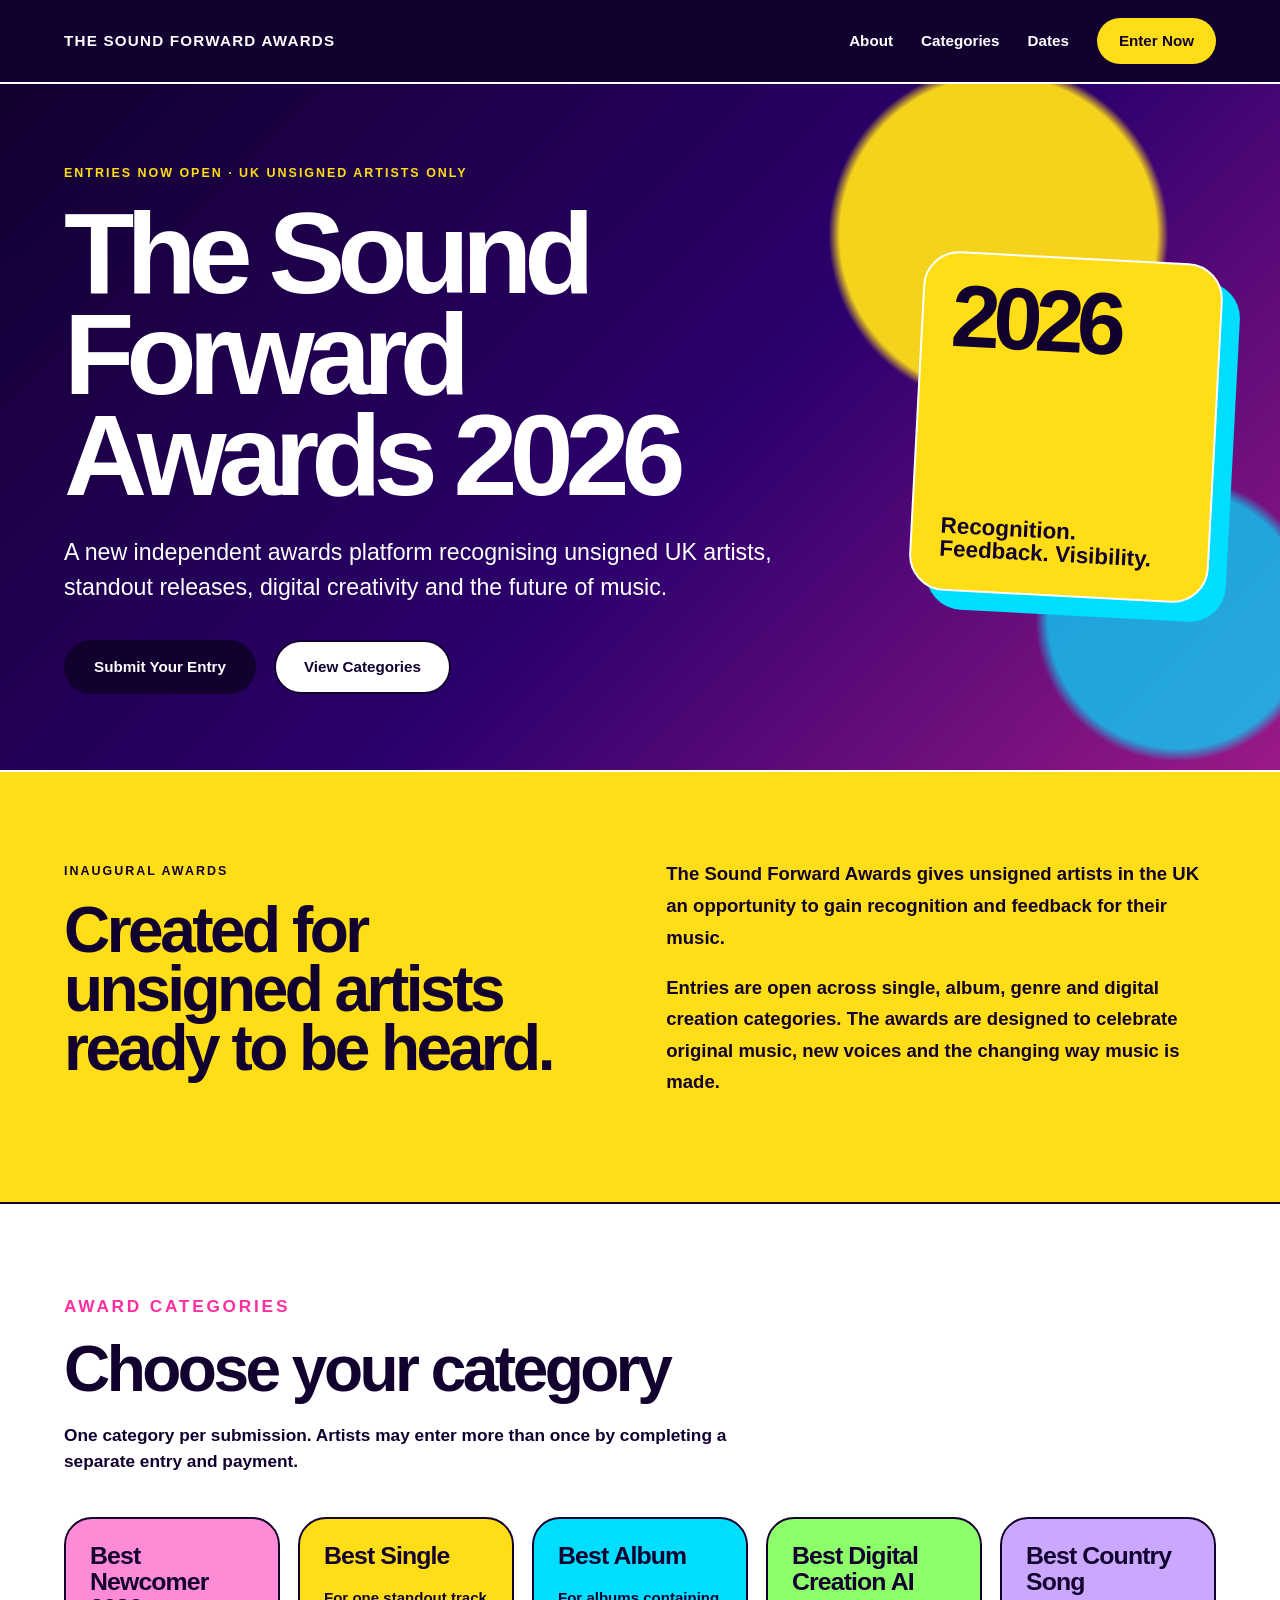
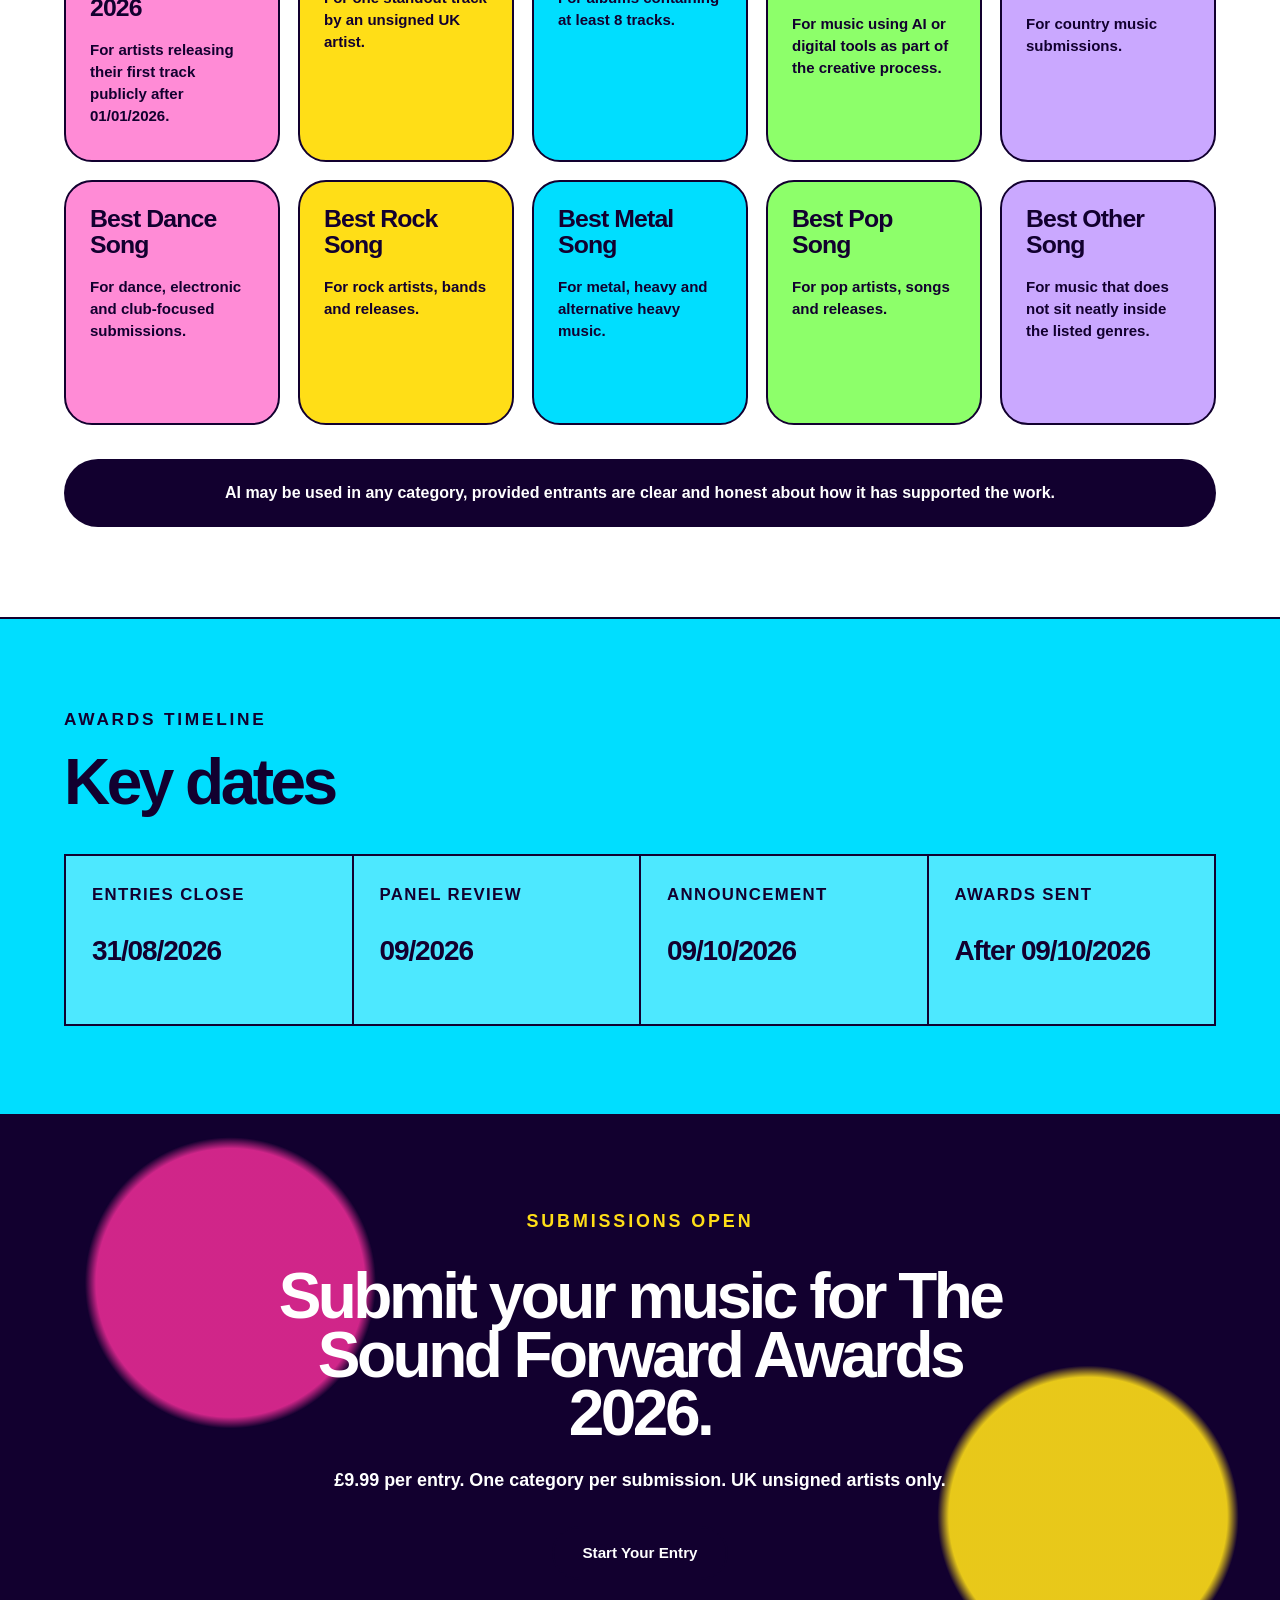
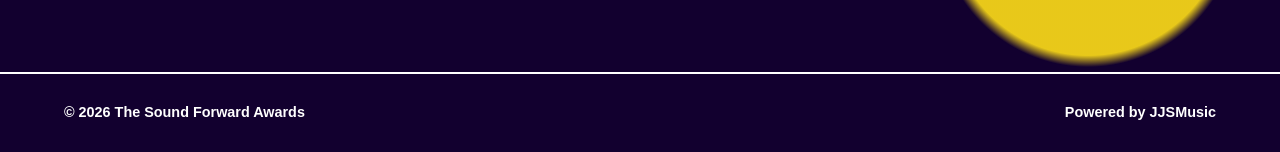
<file: index.html>
<!DOCTYPE html>
<html lang="en">
<head>
  <meta charset="UTF-8" />
  <meta name="viewport" content="width=device-width, initial-scale=1.0" />

  <title>The Sound Forward Awards 2026</title>
  <meta name="description" content="The Sound Forward Awards 2026 recognises unsigned UK artists, standout releases and digital creativity." />

  <link rel="stylesheet" href="style.css" />
</head>
<body>

  <header class="site-header">
    <div class="container header-inner">
      <a href="index.html" class="brand">The Sound Forward Awards</a>

      <nav class="site-nav">
        <a href="#about">About</a>
        <a href="#categories">Categories</a>
        <a href="#dates">Dates</a>
        <a href="entry.html" class="nav-button">Enter Now</a>
      </nav>
    </div>
  </header>

  <main>

    <section class="hero">
      <div class="container hero-inner">
        <div class="hero-copy">
          <p class="tag">Entries now open · UK unsigned artists only</p>

          <h1>The Sound Forward Awards 2026</h1>

          <p class="hero-text">
            A new independent awards platform recognising unsigned UK artists,
            standout releases, digital creativity and the future of music.
          </p>

          <div class="hero-buttons">
            <a href="entry.html" class="button button-dark">Submit Your Entry</a>
            <a href="#categories" class="button button-light">View Categories</a>
          </div>
        </div>

        <div class="hero-feature">
          <span>2026</span>
          <p>Recognition. Feedback. Visibility.</p>
        </div>
      </div>
    </section>

    <section id="about" class="intro-section">
      <div class="container intro-grid">
        <div>
          <p class="tag dark">Inaugural Awards</p>
          <h2>Created for unsigned artists ready to be heard.</h2>
        </div>

        <div class="intro-copy">
          <p>
            The Sound Forward Awards gives unsigned artists in the UK an opportunity
            to gain recognition and feedback for their music.
          </p>

          <p>
            Entries are open across single, album, genre and digital creation categories.
            The awards are designed to celebrate original music, new voices and the
            changing way music is made.
          </p>
        </div>
      </div>
    </section>

    <section id="categories" class="categories-section">
      <div class="container">
        <div class="section-heading">
          <p class="tag">Award Categories</p>
          <h2>Choose your category</h2>
          <p>
            One category per submission. Artists may enter more than once by completing
            a separate entry and payment.
          </p>
        </div>

      <div class="category-grid">

  <a href="entry.html" class="category-card pink">
    <h3>Best Newcomer 2026</h3>
    <p>For artists releasing their first track publicly after 01/01/2026.</p>
  </a>

  <a href="entry.html" class="category-card yellow">
    <h3>Best Single</h3>
    <p>For one standout track by an unsigned UK artist.</p>
  </a>

  <a href="entry.html" class="category-card blue">
    <h3>Best Album</h3>
    <p>For albums containing at least 8 tracks.</p>
  </a>

  <a href="entry.html" class="category-card green">
    <h3>Best Digital Creation AI</h3>
    <p>For music using AI or digital tools as part of the creative process.</p>
  </a>

  <a href="entry.html" class="category-card purple">
    <h3>Best Country Song</h3>
    <p>For country music submissions.</p>
  </a>

  <a href="entry.html" class="category-card pink">
    <h3>Best Dance Song</h3>
    <p>For dance, electronic and club-focused submissions.</p>
  </a>

  <a href="entry.html" class="category-card yellow">
    <h3>Best Rock Song</h3>
    <p>For rock artists, bands and releases.</p>
  </a>

  <a href="entry.html" class="category-card blue">
    <h3>Best Metal Song</h3>
    <p>For metal, heavy and alternative heavy music.</p>
  </a>

  <a href="entry.html" class="category-card green">
    <h3>Best Pop Song</h3>
    <p>For pop artists, songs and releases.</p>
  </a>

  <a href="entry.html" class="category-card purple">
    <h3>Best Other Song</h3>
    <p>For music that does not sit neatly inside the listed genres.</p>
  </a>

</div>

        <p class="ai-policy">
          AI may be used in any category, provided entrants are clear and honest about how it has supported the work.
        </p>
      </div>
    </section>

    <section id="dates" class="dates-section">
      <div class="container">
        <div class="section-heading dark-heading">
          <p class="tag dark">Awards Timeline</p>
          <h2>Key dates</h2>
        </div>

        <div class="date-grid">
          <div class="date-card">
            <span>Entries close</span>
            <strong>31/08/2026</strong>
          </div>

          <div class="date-card">
            <span>Panel review</span>
            <strong>09/2026</strong>
          </div>

          <div class="date-card">
            <span>Announcement</span>
            <strong>09/10/2026</strong>
          </div>

          <div class="date-card">
            <span>Awards sent</span>
            <strong>After 09/10/2026</strong>
          </div>
        </div>
      </div>
    </section>

    <section class="submit-section">
      <div class="container submit-box">
        <p class="tag">Submissions open</p>
        <h2>Submit your music for The Sound Forward Awards 2026.</h2>
        <p>
          £9.99 per entry. One category per submission. UK unsigned artists only.
        </p>
        <a href="entry.html" class="button button-dark">Start Your Entry</a>
      </div>
    </section>

  </main>

  <footer class="site-footer">
    <div class="container footer-inner">
      <p>© 2026 The Sound Forward Awards</p>
      <p>Powered by JJSMusic</p>
    </div>
  </footer>

</body>
</html>
</file>
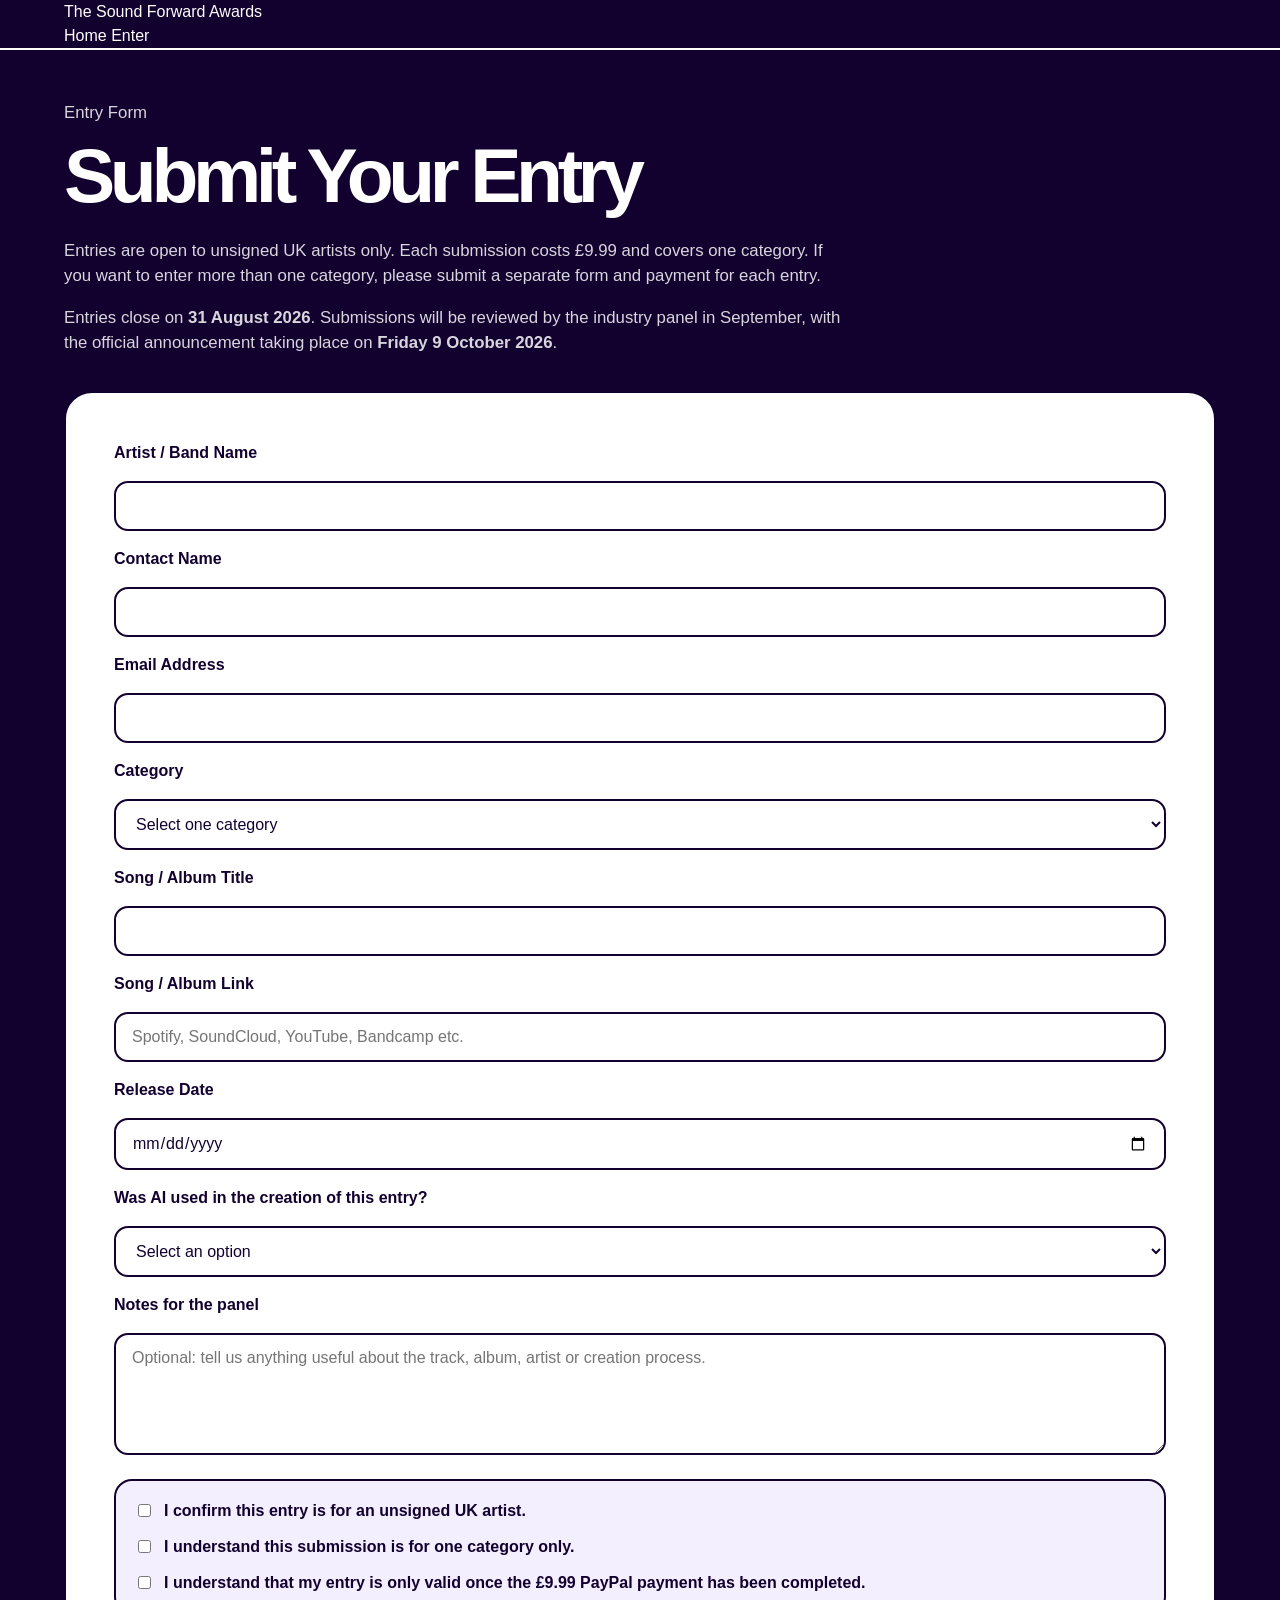
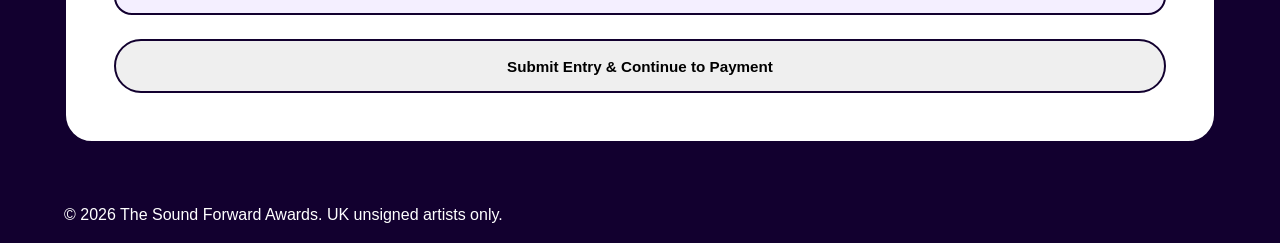
<file: entry.html>
<!DOCTYPE html>
<html lang="en">
<head>
  <meta charset="UTF-8" />
  <meta name="viewport" content="width=device-width, initial-scale=1.0" />

  <title>Enter | The Sound Forward Awards 2026</title>

  <link rel="stylesheet" href="style.css" />
</head>
<body>

  <header class="site-header">
    <div class="container nav">
      <div class="logo">The Sound Forward Awards</div>

      <nav>
        <a href="index.html">Home</a>
        <a href="entry.html">Enter</a>
      </nav>
    </div>
  </header>

  <main class="container form-page">

    <section class="form-intro">
      <p class="eyebrow">Entry Form</p>

      <h1>Submit Your Entry</h1>

      <p>
        Entries are open to unsigned UK artists only. Each submission costs £9.99
        and covers one category. If you want to enter more than one category,
        please submit a separate form and payment for each entry.
      </p>

      <p>
        Entries close on <strong>31 August 2026</strong>. Submissions will be reviewed
        by the industry panel in September, with the official announcement taking
        place on <strong>Friday 9 October 2026</strong>.
      </p>
    </section>

    <section class="form-card">
      <form name="sound-forward-entry"
            method="POST"
            data-netlify="true"
            netlify-honeypot="bot-field"
            action="/thank-you.html">

        <input type="hidden" name="form-name" value="sound-forward-entry" />

        <p class="hidden">
          <label>
            Do not fill this in:
            <input name="bot-field" />
          </label>
        </p>

        <label for="artist-name">Artist / Band Name</label>
        <input type="text"
               id="artist-name"
               name="artist-name"
               required />

        <label for="contact-name">Contact Name</label>
        <input type="text"
               id="contact-name"
               name="contact-name"
               required />

        <label for="email">Email Address</label>
        <input type="email"
               id="email"
               name="email"
               required />

        <label for="category">Category</label>
        <select id="category"
                name="category"
                required>
          <option value="">Select one category</option>
          <option value="Best Newcomer 2026">Best Newcomer 2026</option>
          <option value="Best Single">Best Single</option>
          <option value="Best Album">Best Album</option>
          <option value="Best Digital Creation AI">Best Digital Creation AI</option>
          <option value="Best Country">Best Country</option>
          <option value="Best Dance">Best Dance</option>
          <option value="Best Rock">Best Rock</option>
          <option value="Best Metal">Best Metal</option>
          <option value="Best Pop">Best Pop</option>
          <option value="Best Other">Best Other</option>
        </select>

        <label for="song-title">Song / Album Title</label>
        <input type="text"
               id="song-title"
               name="song-title"
               required />

        <label for="song-link">Song / Album Link</label>
        <input type="url"
               id="song-link"
               name="song-link"
               placeholder="Spotify, SoundCloud, YouTube, Bandcamp etc."
               required />

        <label for="release-date">Release Date</label>
        <input type="date"
               id="release-date"
               name="release-date"
               required />

        <label for="ai-used">Was AI used in the creation of this entry?</label>
        <select id="ai-used"
                name="ai-used"
                required>
          <option value="">Select an option</option>
          <option value="No">No</option>
          <option value="Yes - AI assisted">Yes - AI assisted</option>
          <option value="Yes - AI generated / digital creation">Yes - AI generated / digital creation</option>
        </select>

        <label for="notes">Notes for the panel</label>
        <textarea id="notes"
                  name="notes"
                  rows="5"
                  placeholder="Optional: tell us anything useful about the track, album, artist or creation process."></textarea>

        <div class="terms-box">
          <label>
            <input type="checkbox"
                   name="confirm-uk-unsigned"
                   required />
            I confirm this entry is for an unsigned UK artist.
          </label>

          <label>
            <input type="checkbox"
                   name="confirm-one-category"
                   required />
            I understand this submission is for one category only.
          </label>

          <label>
            <input type="checkbox"
                   name="confirm-payment"
                   required />
            I understand that my entry is only valid once the £9.99 PayPal payment has been completed.
          </label>
        </div>

        <button type="submit" class="button full-width">
          Submit Entry & Continue to Payment
        </button>

      </form>
    </section>

  </main>

  <footer>
    <div class="container">
      <p>© 2026 The Sound Forward Awards. UK unsigned artists only.</p>
    </div>
  </footer>

</body>
</html>
</file>
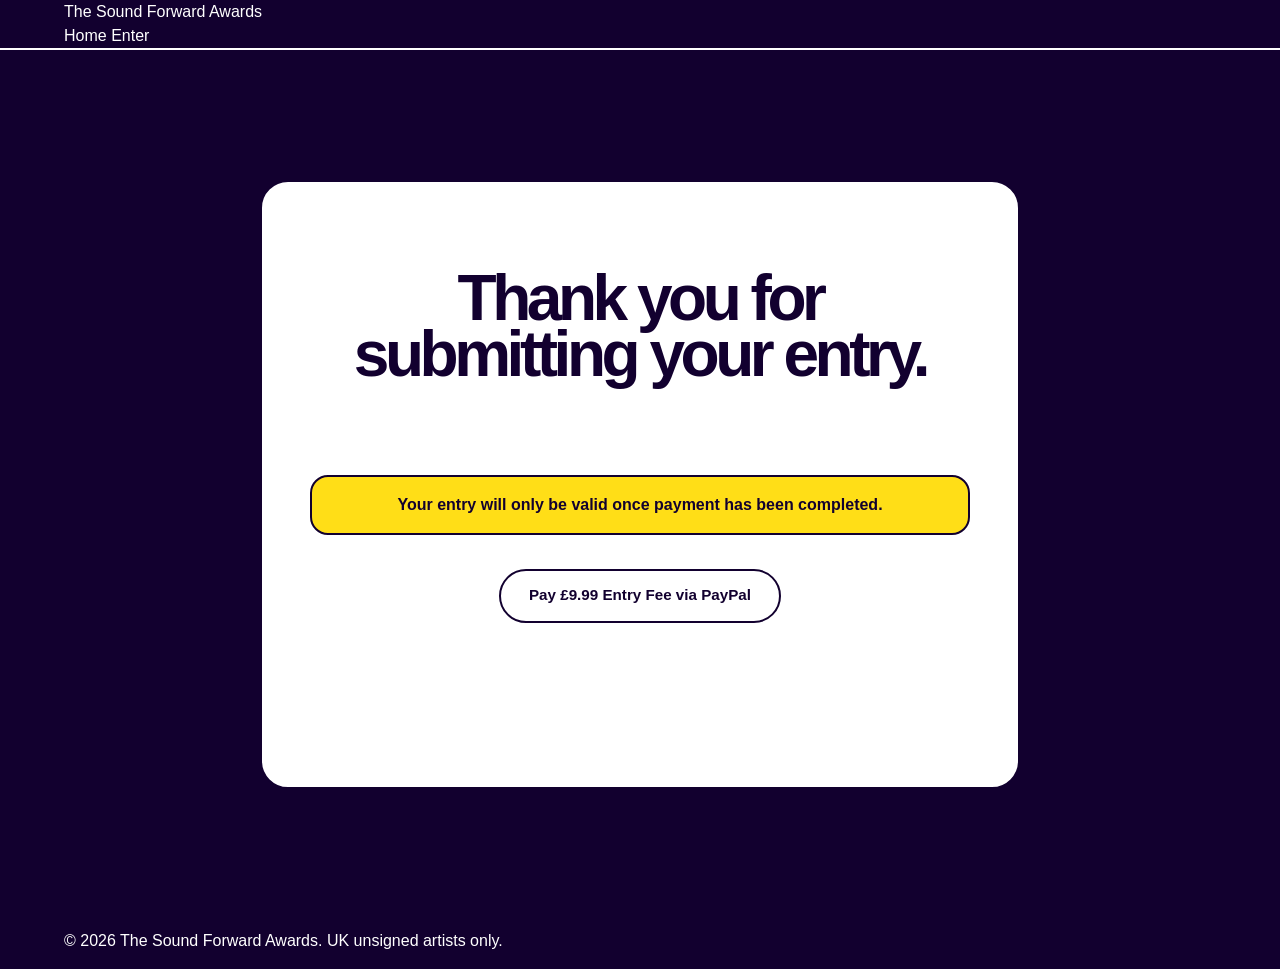
<file: thank-you.html>
<!DOCTYPE html>
<html lang="en">
<head>
  <meta charset="UTF-8" />
  <meta name="viewport" content="width=device-width, initial-scale=1.0" />

  <title>Complete Payment | The Sound Forward Awards 2026</title>

  <link rel="stylesheet" href="style.css" />
</head>
<body>

  <header class="site-header">
    <div class="container nav">
      <div class="logo">The Sound Forward Awards</div>

      <nav>
        <a href="index.html">Home</a>
        <a href="entry.html">Enter</a>
      </nav>
    </div>
  </header>

  <main class="container thank-you-page">

    <section class="form-card center">
      <p class="eyebrow">Entry Received</p>

      <h1>Thank you for submitting your entry.</h1>

      <p>
        Your form has been received. To complete your entry, please make the
        £9.99 PayPal payment using the button below.
      </p>

      <p class="important">
        Your entry will only be valid once payment has been completed.
      </p>

      <a href="https://www.paypal.com/paypalme/JJSMusicServices/9.99?country.x=GB&locale.x=en_GB"
         class="button payment-button"
         target="_blank"
         rel="noopener noreferrer">
        Pay £9.99 Entry Fee via PayPal
      </a>

      <p class="small-note">
        After payment, you do not need to do anything else. Entries will be reviewed
        by the industry panel in September 2026.
      </p>

      <p class="small-note">
        The official announcement will take place on Friday 9 October 2026.
      </p>
    </section>

  </main>

  <footer>
    <div class="container">
      <p>© 2026 The Sound Forward Awards. UK unsigned artists only.</p>
    </div>
  </footer>

</body>
</html>
</file>
<file: style.css>
/* =========================================================
   The Sound Forward Awards 2026
   High-impact music awards style
   ========================================================= */

* {
  box-sizing: border-box;
}

html {
  scroll-behavior: smooth;
}

body {
  margin: 0;
  font-family: Arial, Helvetica, sans-serif;
  background: #12002f;
  color: #ffffff;
  line-height: 1.5;
}

a {
  color: inherit;
  text-decoration: none;
}

.container {
  width: min(1160px, 90%);
  margin: 0 auto;
}

/* Header */

.site-header {
  background: #12002f;
  border-bottom: 2px solid #ffffff;
}

.header-inner {
  min-height: 82px;
  display: flex;
  align-items: center;
  justify-content: space-between;
}

.brand {
  font-size: 0.95rem;
  font-weight: 900;
  text-transform: uppercase;
  letter-spacing: 0.08em;
}

.site-nav {
  display: flex;
  align-items: center;
  gap: 28px;
}

.site-nav a {
  font-size: 0.95rem;
  font-weight: 900;
}

.nav-button {
  background: #ffde17;
  color: #12002f;
  padding: 12px 22px;
  border-radius: 999px;
}

/* Type */

h1,
h2,
h3,
p {
  margin-top: 0;
}

h1 {
  max-width: 900px;
  margin-bottom: 28px;
  font-size: clamp(4rem, 9vw, 8.8rem);
  line-height: 0.88;
  letter-spacing: -0.07em;
}

h2 {
  max-width: 760px;
  margin-bottom: 24px;
  font-size: clamp(2.8rem, 5vw, 5.4rem);
  line-height: 0.92;
  letter-spacing: -0.055em;
}

h3 {
  margin-bottom: 12px;
  font-size: 1.55rem;
  line-height: 1.05;
  letter-spacing: -0.035em;
}

p {
  font-size: 1rem;
}

.tag {
  display: inline-block;
  margin-bottom: 20px;
  font-size: 0.78rem;
  font-weight: 900;
  text-transform: uppercase;
  letter-spacing: 0.16em;
  color: #ffde17;
}

.tag.dark {
  color: #12002f;
}

/* Buttons */

.button {
  display: inline-flex;
  min-height: 54px;
  align-items: center;
  justify-content: center;
  padding: 0 28px;
  border: 2px solid #12002f;
  border-radius: 999px;
  font-size: 0.95rem;
  font-weight: 900;
}

.button-dark {
  background: #12002f;
  color: #ffffff;
}

.button-light {
  background: #ffffff;
  color: #12002f;
}

.button:hover,
.nav-button:hover {
  transform: translateY(-2px);
}

/* Hero */

.hero {
  background:
    radial-gradient(circle at 78% 22%, rgba(255, 222, 23, 0.95) 0%, rgba(255, 222, 23, 0.95) 14%, transparent 15%),
    radial-gradient(circle at 92% 78%, rgba(0, 222, 255, 0.72) 0%, rgba(0, 222, 255, 0.72) 10%, transparent 11%),
    linear-gradient(135deg, #12002f 0%, #2c006d 55%, #ff2fa0 140%);
  color: #ffffff;
  border-bottom: 2px solid #ffffff;
}

.hero-inner {
  min-height: 620px;
  padding: 76px 0;
  display: grid;
  grid-template-columns: 1fr 300px;
  gap: 72px;
  align-items: center;
}

.hero-text {
  max-width: 720px;
  margin-bottom: 36px;
  font-size: clamp(1.18rem, 2vw, 1.45rem);
  line-height: 1.5;
}

.hero-buttons {
  display: flex;
  gap: 18px;
  flex-wrap: wrap;
}

.hero-feature {
  min-height: 340px;
  padding: 28px;
  background: #ffde17;
  color: #12002f;
  border: 2px solid #ffffff;
  border-radius: 36px;
  display: flex;
  flex-direction: column;
  justify-content: space-between;
  transform: rotate(3deg);
  box-shadow: 18px 18px 0 #00deff;
}

.hero-feature span {
  font-size: 5.5rem;
  line-height: 0.8;
  font-weight: 900;
  letter-spacing: -0.08em;
}

.hero-feature p {
  margin: 0;
  max-width: 220px;
  font-size: 1.4rem;
  line-height: 1.05;
  font-weight: 900;
}

/* Intro */

.intro-section {
  background: #ffde17;
  color: #12002f;
  border-bottom: 2px solid #12002f;
  padding: 86px 0;
}

.intro-grid {
  display: grid;
  grid-template-columns: 0.95fr 1fr;
  gap: 80px;
  align-items: start;
}

.intro-copy {
  max-width: 660px;
}

.intro-copy p {
  font-size: 1.16rem;
  line-height: 1.7;
  font-weight: 700;
}

/* Categories */

.categories-section {
  background: #ffffff;
  color: #12002f;
  padding: 90px 0;
}

.section-heading {
  max-width: 820px;
  margin-bottom: 42px;
}

.section-heading p {
  max-width: 680px;
  font-size: 1.08rem;
  font-weight: 700;
}

.categories-section .tag {
  color: #ff2fa0;
}

.category-grid {
  display: grid;
  grid-template-columns: repeat(5, 1fr);
  gap: 18px;
}

.category-card {
  min-height: 245px;
  padding: 24px;
  color: #12002f;
  border: 2px solid #12002f;
  border-radius: 28px;
  display: flex;
  flex-direction: column;
  justify-content: flex-start;
  transition: 0.2s ease;
}

.category-card:hover {
  transform: translateY(-6px);
  box-shadow: 10px 10px 0 #12002f;
}

.category-card h3 {
  margin: 0 0 18px;
  font-size: 1.55rem;
  line-height: 1.05;
  letter-spacing: -0.035em;
}

.category-card p {
  margin: 0;
  font-size: 0.94rem;
  font-weight: 700;
  line-height: 1.45;
}

.category-card.pink {
  background: #ff8bd6;
}

.category-card.yellow {
  background: #ffde17;
}

.category-card.blue {
  background: #00deff;
}

.category-card.green {
  background: #8dff6a;
}

.category-card.purple {
  background: #caa8ff;
}

.ai-policy {
  margin: 34px 0 0;
  padding: 22px 26px;
  background: #12002f;
  color: #ffffff;
  border-radius: 999px;
  font-weight: 900;
  text-align: center;
}

/* Dates */

.dates-section {
  background: #00deff;
  color: #12002f;
  padding: 88px 0;
  border-top: 2px solid #12002f;
  border-bottom: 2px solid #12002f;
}

.dark-heading .tag {
  color: #12002f;
}

.date-grid {
  display: grid;
  grid-template-columns: repeat(4, 1fr);
  gap: 0;
  border-top: 2px solid #12002f;
  border-left: 2px solid #12002f;
}

.date-card {
  min-height: 170px;
  padding: 26px;
  border-right: 2px solid #12002f;
  border-bottom: 2px solid #12002f;
  background: rgba(255, 255, 255, 0.3);
}

.date-card span {
  display: block;
  margin-bottom: 30px;
  font-size: 1.05rem;
  font-weight: 900;
  text-transform: uppercase;
  letter-spacing: 0.08em;
}

.date-card strong {
  display: block;
  font-size: 1.75rem;
  line-height: 1;
  letter-spacing: -0.04em;
}

/* CTA */

.submit-section {
  background:
    radial-gradient(circle at 18% 30%, rgba(255, 47, 160, 0.8) 0%, rgba(255, 47, 160, 0.8) 12%, transparent 13%),
    radial-gradient(circle at 85% 72%, rgba(255, 222, 23, 0.9) 0%, rgba(255, 222, 23, 0.9) 12%, transparent 13%),
    #12002f;
  color: #ffffff;
  padding: 92px 0;
  text-align: center;
}

.submit-box h2 {
  margin-left: auto;
  margin-right: auto;
}

.submit-box p {
  max-width: 620px;
  margin-left: auto;
  margin-right: auto;
  margin-bottom: 32px;
  font-size: 1.12rem;
  font-weight: 700;
}

/* Footer */

.site-footer {
  background: #12002f;
  color: #ffffff;
  border-top: 2px solid #ffffff;
}

.footer-inner {
  min-height: 78px;
  display: flex;
  justify-content: space-between;
  align-items: center;
  gap: 24px;
}

.footer-inner p {
  margin: 0;
  font-size: 0.9rem;
  font-weight: 800;
}

/* Submission page compatibility */

.form-page,
.thank-you-page {
  padding-top: 50px;
  padding-bottom: 60px;
  background: #12002f;
}

.form-intro {
  max-width: 780px;
  margin-bottom: 36px;
}

.form-intro h1 {
  font-size: clamp(2.8rem, 6vw, 5.6rem);
}

.form-intro p {
  color: rgba(255, 255, 255, 0.84);
  font-size: 1.05rem;
}

.form-card {
  background: #ffffff;
  color: #12002f;
  border: 2px solid #12002f;
  border-radius: 28px;
  padding: clamp(24px, 5vw, 48px);
}

form {
  display: grid;
  gap: 16px;
}

label {
  font-weight: 900;
}

input,
select,
textarea {
  width: 100%;
  padding: 14px 16px;
  border-radius: 14px;
  border: 2px solid #12002f;
  background: #ffffff;
  color: #12002f;
  font-size: 1rem;
  font-family: inherit;
}

input:focus,
select:focus,
textarea:focus {
  outline: none;
  border-color: #ff2fa0;
}

textarea {
  resize: vertical;
}

.terms-box {
  display: grid;
  gap: 12px;
  background: #f4efff;
  border: 2px solid #12002f;
  border-radius: 18px;
  padding: 18px;
  margin: 8px 0;
}

.terms-box label {
  display: flex;
  align-items: flex-start;
  gap: 10px;
  font-weight: 700;
  color: #12002f;
}

.terms-box input {
  width: auto;
  margin-top: 5px;
}

.hidden {
  display: none;
}

.full-width {
  width: 100%;
}

/* Thank you page */

.center {
  text-align: center;
  max-width: 760px;
  margin: 80px auto;
}

.center h1 {
  font-size: clamp(2.6rem, 5vw, 5rem);
  margin-left: auto;
  margin-right: auto;
}

.center p {
  color: rgba(255, 255, 255, 0.84);
}

.important {
  color: #12002f !important;
  font-weight: 900;
  background: #ffde17;
  border: 2px solid #12002f;
  padding: 16px;
  border-radius: 18px;
}

.payment-button {
  margin: 18px 0;
}

.small-note {
  color: rgba(255, 255, 255, 0.82) !important;
  font-size: 0.95rem;
}

/* Responsive */

@media (max-width: 1100px) {
  .hero-inner {
    grid-template-columns: 1fr;
  }

  .hero-feature {
    max-width: 340px;
  }

  .category-grid {
    grid-template-columns: repeat(3, 1fr);
  }
}

@media (max-width: 850px) {
  .header-inner {
    padding: 22px 0;
    flex-direction: column;
    align-items: flex-start;
    gap: 18px;
  }

  .site-nav {
    gap: 18px;
    flex-wrap: wrap;
  }

  .hero-inner {
    min-height: auto;
    padding: 64px 0;
  }

  .intro-grid {
    grid-template-columns: 1fr;
    gap: 34px;
  }

  .category-grid {
    grid-template-columns: repeat(2, 1fr);
  }

  .date-grid {
    grid-template-columns: repeat(2, 1fr);
  }

  .footer-inner {
    flex-direction: column;
    align-items: flex-start;
    justify-content: center;
    padding: 24px 0;
  }
}

@media (max-width: 560px) {
  h1 {
    font-size: clamp(3.4rem, 18vw, 4.9rem);
  }

  h2 {
    font-size: 2.7rem;
  }

  .hero-buttons {
    flex-direction: column;
    align-items: flex-start;
  }

  .category-grid {
    grid-template-columns: 1fr;
  }

  .date-grid {
    grid-template-columns: 1fr;
  }

  .ai-policy {
    border-radius: 24px;
  }
}
</file>
